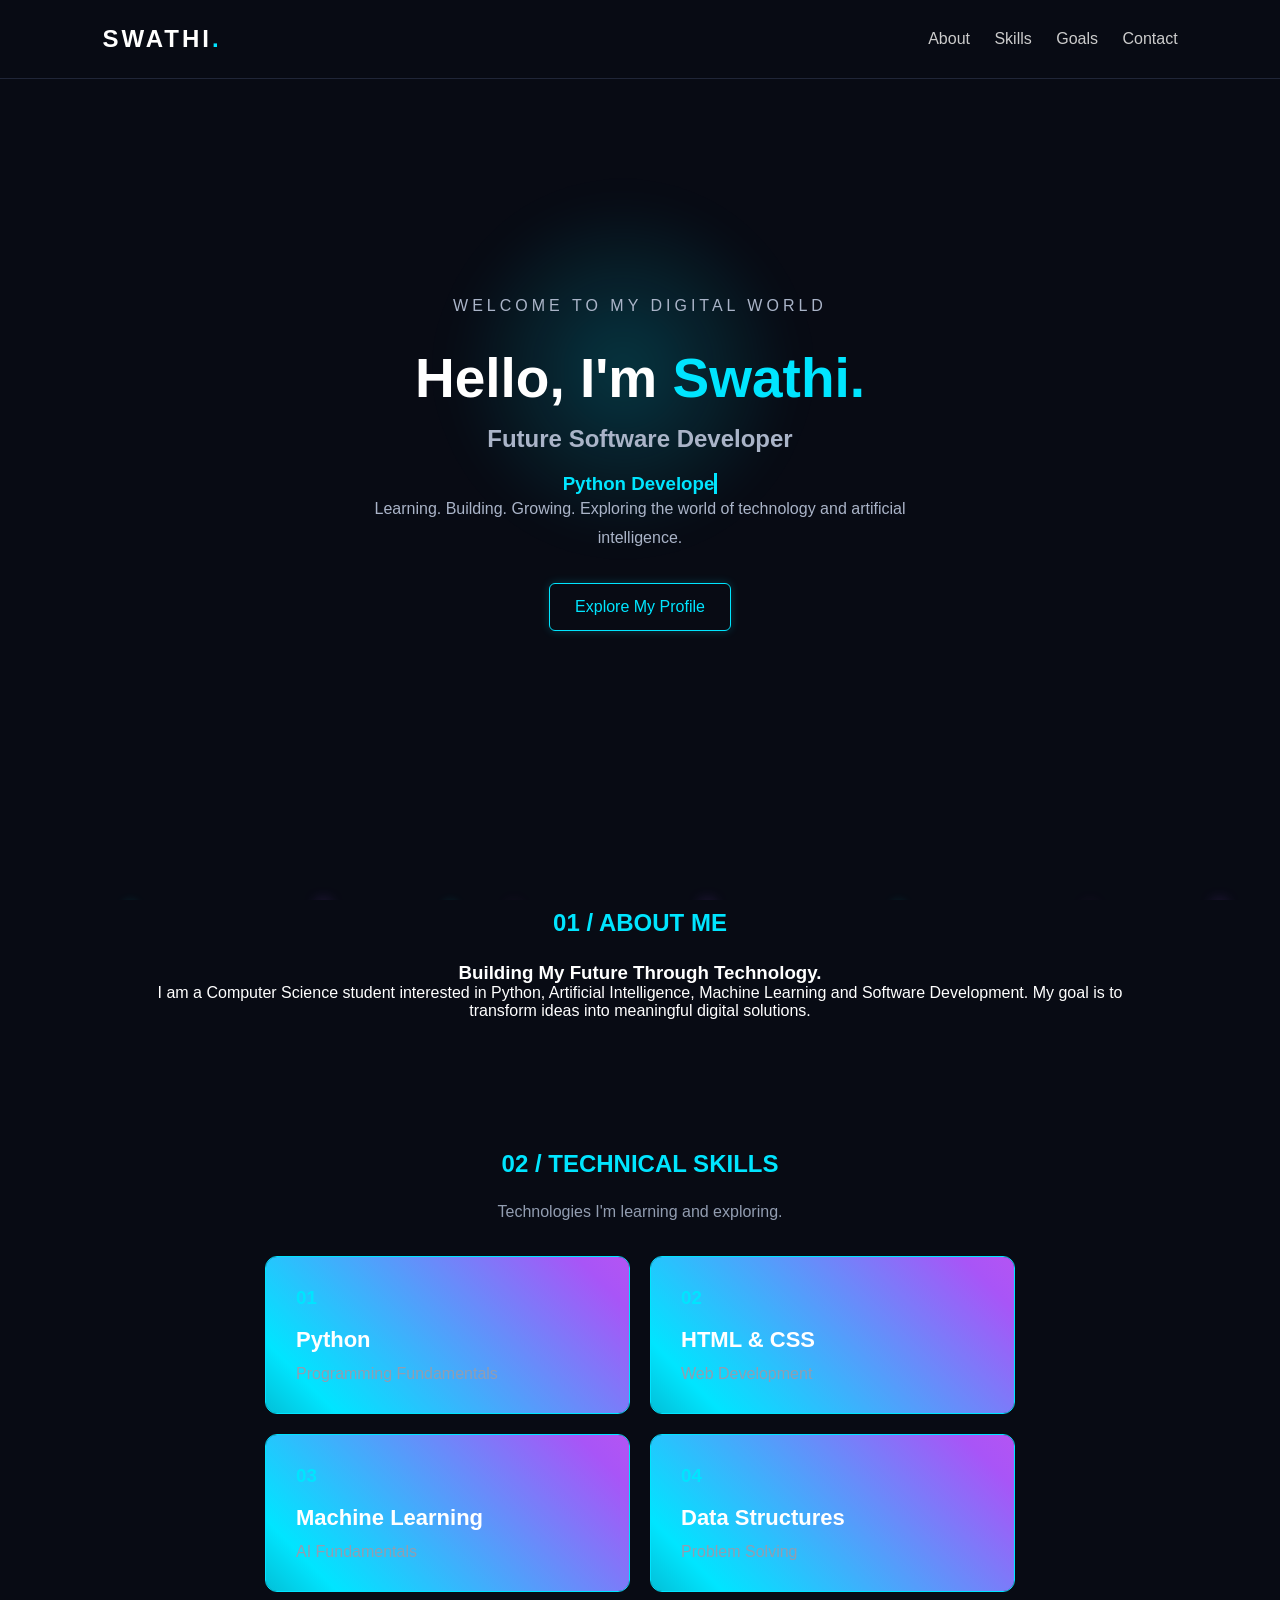
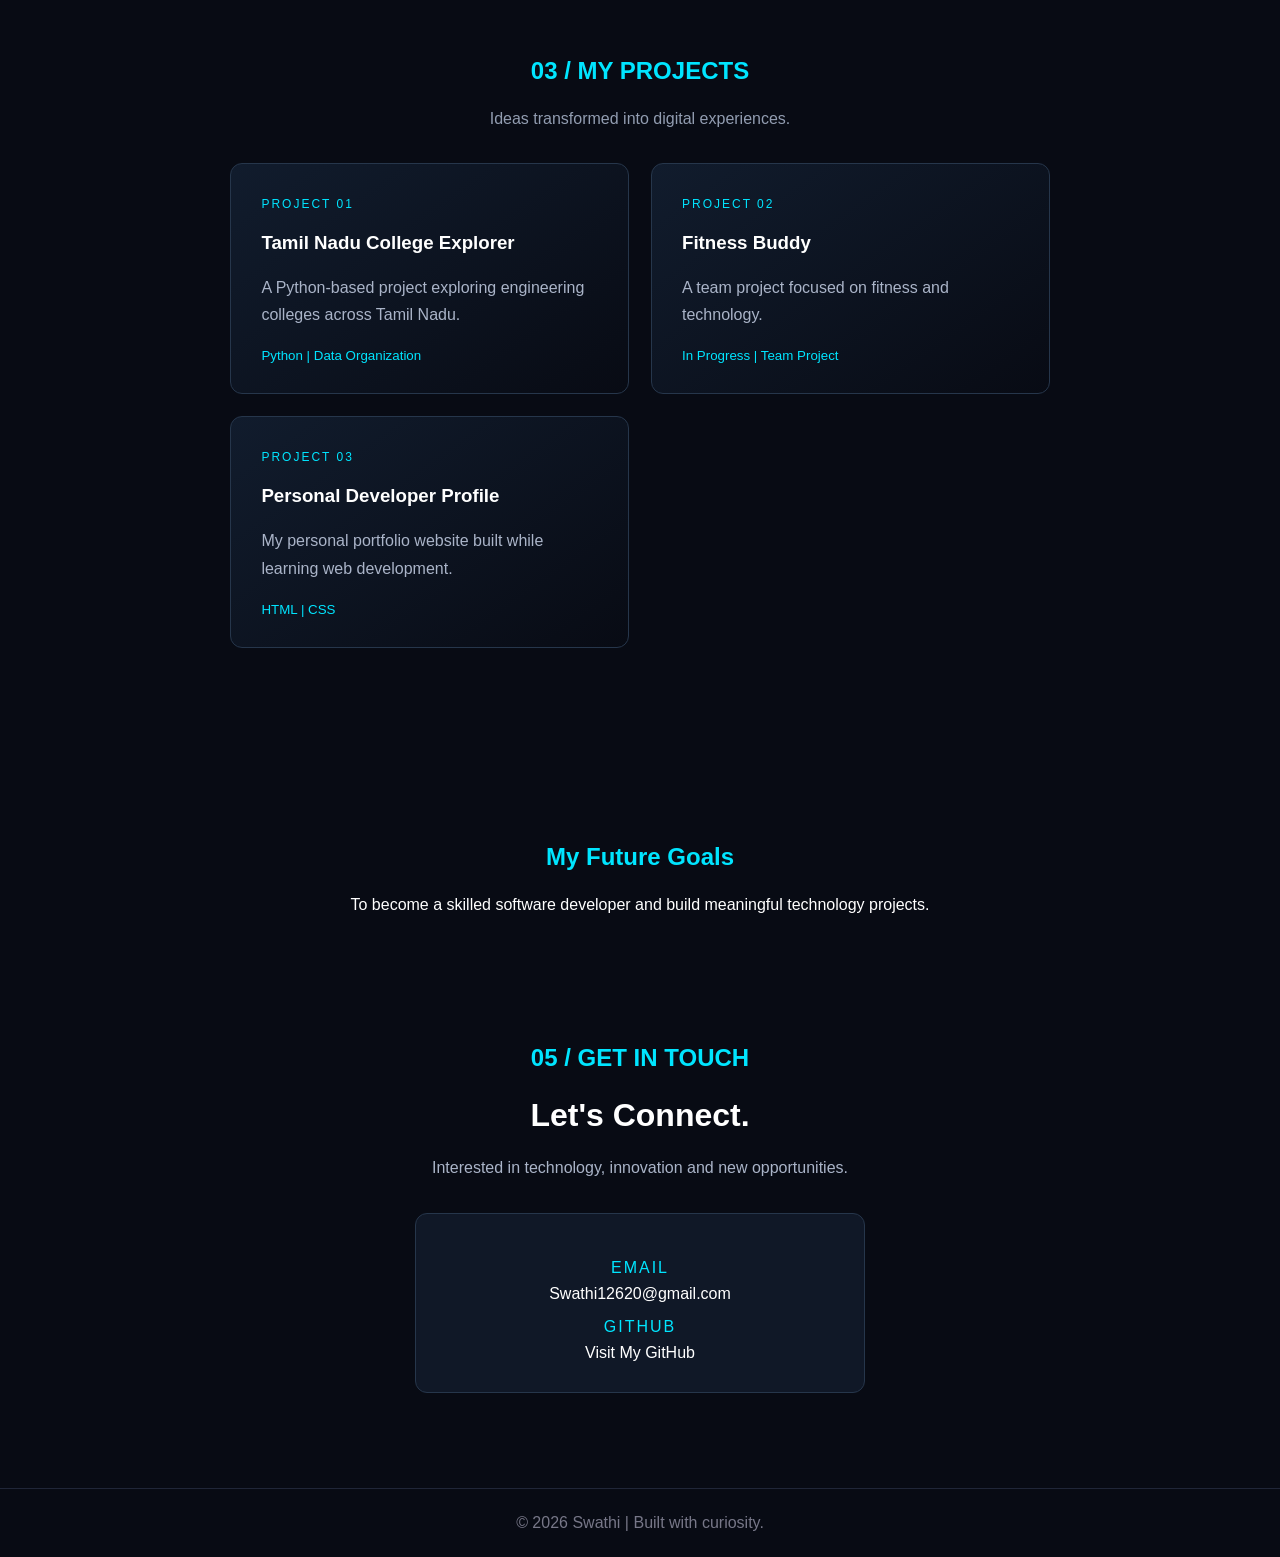
<file: index.html>
<!DOCTYPE html>
<html lang="en">
<head>
    <meta charset="UTF-8">
    <meta name="viewport" content="width=device-width, initial-scale=1.0">

    <title>Swathi | Developer Profile</title>

    <link rel="stylesheet" href="style.css">
</head>

<body>

    <header>
        <h2>SWATHI<span>.</span></h2>

        <nav>
            <a href="#about">About</a>
            <a href="#skills">Skills</a>
            <a href="#goals">Goals</a>
            <a href="#contact">Contact</a>
        </nav>
    </header>

    <section class="hero">

        <p class="tag">WELCOME TO MY DIGITAL WORLD</p>

        <h1>
            Hello, I'm <span>Swathi.</span>
        </h1>

        <h2>Future Software Developer</h2>
        <h3>
    <span class="typing"></span>
</h3>

        <p>
            Learning. Building. Growing.
            Exploring the world of technology
            and artificial intelligence.
        </p>

        <a href="#about" class="btn">Explore My Profile</a>

    </section>

   <section id="about">

    <h2>01 / ABOUT ME</h2>

    <h3>Building My Future Through Technology.</h3>

    <p>
        I am a Computer Science student
        interested in Python, Artificial Intelligence,
        Machine Learning and Software Development.

        My goal is to transform ideas into
        meaningful digital solutions.
    </p>

</section>

    <section id="skills">

    <h2>02 / TECHNICAL SKILLS</h2>

    <p class="section-desc">
        Technologies I'm learning and exploring.
    </p>

    <div class="skills-container">

        <div class="skill-card">
            <h3>01</h3>
            <h4>Python</h4>
            <p>Programming Fundamentals</p>
        </div>

        <div class="skill-card">
            <h3>02</h3>
            <h4>HTML & CSS</h4>
            <p>Web Development</p>
        </div>

        <div class="skill-card">
            <h3>03</h3>
            <h4>Machine Learning</h4>
            <p>AI Fundamentals</p>
        </div>

        <div class="skill-card">
            <h3>04</h3>
            <h4>Data Structures</h4>
            <p>Problem Solving</p>
        </div>

    </div>
    <section id="projects">

    <h2>03 / MY PROJECTS</h2>

    <p class="section-desc">
        Ideas transformed into digital experiences.
    </p>

    <div class="projects-container">

        <div class="project-card">
            <span>PROJECT 01</span>
            <h3>Tamil Nadu College Explorer</h3>
            <p>
                A Python-based project exploring
                engineering colleges across Tamil Nadu.
            </p>
            <small>Python | Data Organization</small>
        </div>

        <div class="project-card">
            <span>PROJECT 02</span>
            <h3>Fitness Buddy</h3>
            <p>
                A team project focused on fitness
                and technology.
            </p>
            <small>In Progress | Team Project</small>
        </div>

        <div class="project-card">
            <span>PROJECT 03</span>
            <h3>Personal Developer Profile</h3>
            <p>
                My personal portfolio website
                built while learning web development.
            </p>
            <small>HTML | CSS</small>
        </div>

    </div>

</section>

</section>

    <section id="goals">

        <h2>My Future Goals</h2>

        <p>
            To become a skilled software developer
            and build meaningful technology projects.
        </p>

    </section>
    <section id="contact">

    <h2>05 / GET IN TOUCH</h2>

    <h3>Let's Connect.</h3>

    <p>
        Interested in technology, innovation
        and new opportunities.
    </p>

    <div class="contact-card">

        <p>EMAIL</p>

<a href="mailto:Swathi12620@gmail.com">
    Swathi12620@gmail.com
</a>

        <p>GITHUB</p>
        <a href="https://github.com/" target="_blank">
            Visit My GitHub
        </a>

    </div>

</section>

    <footer>
        <p>© 2026 Swathi | Built with curiosity.</p>
    </footer>
    <div class="particles">
    <span></span>
    <span></span>
    <span></span>
    <span></span>
    <span></span>
    <span></span>
    <span></span>
    <span></span>
</div>
<script>
const particles = document.querySelectorAll(".particles span");

document.addEventListener("mousemove", (event) => {

    const x = (event.clientX - window.innerWidth / 2) / 40;
    const y = (event.clientY - window.innerHeight / 2) / 40;

    particles.forEach((particle, index) => {

        const movement = (index + 1) * 0.5;

        particle.style.translate =
            `${x * movement}px ${y * movement}px`;

    });

});
</script>
<script>
const words = [
    "Python Developer",
    "AI Enthusiast",
    "Technology Explorer"
];

let wordIndex = 0;
let charIndex = 0;
let deleting = false;

const typing = document.querySelector(".typing");

function typeEffect() {

    const currentWord = words[wordIndex];

    if (!deleting) {
        typing.textContent = currentWord.substring(0, charIndex + 1);
        charIndex++;

        if (charIndex === currentWord.length) {
            deleting = true;
            setTimeout(typeEffect, 1500);
            return;
        }

    } else {
        typing.textContent = currentWord.substring(0, charIndex - 1);
        charIndex--;

        if (charIndex === 0) {
            deleting = false;
            wordIndex = (wordIndex + 1) % words.length;
        }
    }

    setTimeout(typeEffect, deleting ? 50 : 100);
}

typeEffect();
</script>
<script>
    const colors = [
    "#00e5ff",
    "#a855f7",
    "#ff4fd8",
    "#00ff99",
    "#ffffff"
];

let colorIndex = 0;

document.addEventListener("mousemove", (event) => {

    const trail = document.createElement("span");

    trail.className = "mouse-trail";

    const color = colors[colorIndex];

    trail.style.background = color;
    trail.style.boxShadow = `0 0 15px ${color}, 0 0 30px ${color}`;

    trail.style.left = event.clientX + "px";
    trail.style.top = event.clientY + "px";

    document.body.appendChild(trail);

    colorIndex = (colorIndex + 1) % colors.length;

    trail.addEventListener("animationend", () => {
        trail.remove();
    });

});
</script>

</body>
</html>
</file>
<file: style.css>
* {
    margin: 0;
    padding: 0;
    box-sizing: border-box;
}

html {
    scroll-behavior: smooth;
}

body {
    background: #080b14;
    color: white;
    font-family: Arial, sans-serif;
}

header {
    display: flex;
    justify-content: space-between;
    align-items: center;
    padding: 25px 8%;
    border-bottom: 1px solid #202638;
}

header h2 {
    letter-spacing: 3px;
}

header span,
.hero h1 span {
    color: #00e5ff;
}

nav a {
    color: #ccc;
    text-decoration: none;
    margin-left: 20px;
}

nav a:hover {
    color: #00e5ff;
}

.hero {
    min-height: 85vh;
    display: flex;
    flex-direction: column;
    justify-content: center;
    align-items: center;
    text-align: center;
    padding: 40px 20px;
}

.tag {
    color: #00e5ff;
    letter-spacing: 4px;
    margin-bottom: 25px;
}

.hero h1 {
    font-size: 55px;
    margin-bottom: 15px;
}

.hero h2 {
    color: #aab4c8;
    margin-bottom: 20px;
}

.hero p {
    color: #aab4c8;
    line-height: 1.8;
    max-width: 550px;
}

.btn {
    margin-top: 30px;
    padding: 14px 25px;
    border: 1px solid #00e5ff;
    border-radius: 6px;
    color: #00e5ff;
    text-decoration: none;
}

.btn:hover {
    background: #00e5ff;
    color: #080b14;
}

section:not(.hero) {
    padding: 65px 10%;
    text-align: center;
}

section h2 {
    color: #00e5ff;
    margin-bottom: 25px;
}

.skill {
    display: inline-block;
    padding: 15px 25px;
    margin: 10px;
    border: 1px solid #26364b;
    border-radius: 8px;
    color: #ddd;
}

footer {
    text-align: center;
    padding: 25px;
    color: #778;
    border-top: 1px solid #202638;
}
.section-desc {
    color: #929db1;
    margin-bottom: 35px;
}

.skills-container {
    display: grid;
    grid-template-columns: repeat(2, 1fr);
    gap: 20px;
    max-width: 750px;
    margin: auto;
}

.skill-card {
    background: #101827;
    border: 1px solid #26364b;
    padding: 30px;
    border-radius: 12px;
    text-align: left;
    transition: 0.3s;
}

.skill-card h3 {
    color: #00e5ff;
    margin-bottom: 18px;
}

.skill-card h4 {
    color: white;
    font-size: 22px;
    margin-bottom: 12px;
}

.skill-card p {
    color: #929db1;
}

.skill-card:hover {
    border-color: #00e5ff;
    transform: translateY(-7px);
    box-shadow: 0 0 20px #00e5ff22;
}

@media (max-width: 600px) {
    .skills-container {
        grid-template-columns: 1fr;
    }
}
.projects-container {
    display: grid;
    grid-template-columns: repeat(2, 1fr);
    gap: 22px;
    max-width: 850px;
    margin: auto;
}

.project-card {
    background: linear-gradient(
        145deg,
        #111c2d,
        #080b14
    );

    border: 1px solid #26364b;
    padding: 30px;
    border-radius: 12px;
    text-align: left;
    transition: 0.3s;
}

.project-card span {
    color: #00e5ff;
    font-size: 12px;
    letter-spacing: 2px;
}

.project-card h3 {
    margin: 20px 0;
    color: white;
}

.project-card p {
    color: #aab4c8;
    line-height: 1.7;
}

.project-card small {
    display: block;
    margin-top: 20px;
    color: #00e5ff;
}

.project-card:hover {
    transform: translateY(-7px);
    border-color: #00e5ff;
    box-shadow: 0 0 20px #00e5ff22;
}

@media (max-width: 600px) {
    .projects-container {
        grid-template-columns: 1fr;
    }
}
/* FUTURISTIC ANIMATIONS */

.hero {
    position: relative;
    overflow: hidden;
}

.hero > * {
    position: relative;
    z-index: 1;
}

/* Moving Glow */

.hero::before {
    content: "";
    position: absolute;
    width: 350px;
    height: 350px;
    border-radius: 50%;

    background: radial-gradient(
        circle,
        #00e5ff33,
        transparent 70%
    );

    filter: blur(20px);
    top: 15%;
    left: 35%;

    animation: floatGlow 7s ease-in-out infinite alternate;
    pointer-events: none;
}

@keyframes floatGlow {
    from {
        transform: translate(-50px, -20px);
    }

    to {
        transform: translate(50px, 30px);
    }
}

/* Smooth Entrance */

.hero .tag,
.hero h1,
.hero h2,
.hero p,
.hero .btn {
    animation: fadeUp 1s ease forwards;
}

@keyframes fadeUp {
    from {
        opacity: 0;
        transform: translateY(25px);
    }

    to {
        opacity: 1;
        transform: translateY(0);
    }
}
#contact h3 {
    font-size: 32px;
    margin-bottom: 20px;
}

#contact > p {
    color: #aab4c8;
    line-height: 1.8;
}

.contact-card {
    max-width: 450px;
    margin: 30px auto;
    padding: 30px;
    background: #101827;
    border: 1px solid #26364b;
    border-radius: 12px;
}

.contact-card p {
    color: #00e5ff;
    margin: 15px 0 8px;
    letter-spacing: 2px;
}

.contact-card a {
    color: white;
    text-decoration: none;
}

.contact-card a:hover {
    color: #00e5ff;
}
/* MOBILE RESPONSIVE DESIGN */

@media (max-width: 600px) {

    header {
        flex-direction: column;
        gap: 20px;
        padding: 20px 10px;
    }

    nav {
        display: flex;
        flex-wrap: wrap;
        justify-content: center;
        gap: 12px;
    }

    nav a {
        margin: 0;
        font-size: 13px;
    }

    .hero {
        min-height: 75vh;
        padding: 30px 15px;
    }

    .hero h1 {
        font-size: 36px;
    }

    .hero h2 {
        font-size: 19px;
    }

    section:not(.hero) {
        padding: 45px 18px;
    }

    .skills-container,
    .projects-container {
        grid-template-columns: 1fr;
    }

    .skill-card,
    .project-card {
        padding: 22px;
    }

    #contact h3 {
        font-size: 26px;
    }

    .contact-card {
        padding: 20px;
    }

}
/* FUTURISTIC BUTTON EFFECT */

.btn {
    position: relative;
    overflow: hidden;
    transition: 0.4s ease;
    box-shadow: 0 0 10px #00e5ff33;
}

.btn:hover {
    transform: scale(1.05);
    box-shadow:
        0 0 10px #00e5ff,
        0 0 25px #00e5ff66;
}

/* SKILL CARD ANIMATION */

.skill-card {
    transition: all 0.4s ease;
}

.skill-card:hover {
    transform: translateY(-10px) scale(1.02);
    box-shadow: 0 0 25px #00e5ff33;
}

/* PROJECT CARD GLOW */

.project-card {
    transition: all 0.4s ease;
}

.project-card:hover {
    transform: translateY(-10px);
    box-shadow: 0 0 25px #00e5ff44;
    border-color: #00e5ff;
}

/* SMOOTH PAGE SCROLL */

html {
    scroll-behavior: smooth;
}
.hero h1 span {
    animation: neonPulse 2s ease-in-out infinite alternate;
}

@keyframes neonPulse {
    from {
        text-shadow: 0 0 5px #00e5ff;
    }

    to {
        text-shadow:
            0 0 15px #00e5ff,
            0 0 35px #008cff;
    }
}
/* Moving Particles Background */

.particles {
    position: fixed;
    inset: 0;
    overflow: hidden;
    pointer-events: none;
    z-index: 0;
}

.particles span {
    position: absolute;
    bottom: -10px;
    width: 5px;
    height: 5px;
    background: #00f7ff;
    border-radius: 50%;
    box-shadow: 0 0 12px #00f7ff;
    animation: floatUp 10s linear infinite;
}

.particles span:nth-child(1) { left: 10%; animation-delay: 0s; }
.particles span:nth-child(2) { left: 25%; animation-delay: 2s; }
.particles span:nth-child(3) { left: 40%; animation-delay: 4s; }
.particles span:nth-child(4) { left: 55%; animation-delay: 1s; }
.particles span:nth-child(5) { left: 70%; animation-delay: 3s; }
.particles span:nth-child(6) { left: 85%; animation-delay: 5s; }
.particles span:nth-child(7) { left: 35%; animation-delay: 6s; }
.particles span:nth-child(8) { left: 95%; animation-delay: 2s; }

@keyframes floatUp {
    0% {
        transform: translateY(0);
        opacity: 0;
    }

    20% {
        opacity: 1;
    }

    100% {
        transform: translateY(-100vh);
        opacity: 0;
    }
}
.particles span:nth-child(2n) {
    background: #a855f7;
    box-shadow: 0 0 15px #a855f7;
    width: 7px;
    height: 7px;
}

.particles span:nth-child(3n) {
    background: #ff4fd8;
    box-shadow: 0 0 15px #ff4fd8;
    width: 4px;
    height: 4px;
}

.particles span:nth-child(4n) {
    animation-duration: 15s;
    transition: translate 0.15s ease-out;
}
/* Button Hover Effect */

button {
    transition: all 0.3s ease;
}

button:hover {
    transform: translateY(-5px);
    box-shadow: 0 0 20px #00f7ff;
}
.skill-card {
    transition: all 0.4s ease;
    transform-style: preserve-3d;
}

.skill-card:hover {
    transform:
        perspective(1000px)
        rotateX(5deg)
        rotateY(-5deg)
        translateY(-10px)
        scale(1.03);

    border-color: #00e5ff;

    box-shadow:
        0 0 20px #00e5ff55,
        0 15px 35px #00000080;
}
.skill-card {
    position: relative;
    overflow: hidden;
    border: 1px solid #00e5ff;
}

.skill-card::before {
    content: "";
    position: absolute;
    inset: -2px;
    background: linear-gradient(
        45deg,
        transparent,
        #00e5ff,
        #a855f7,
        #ff4fd8,
        transparent
    );
    background-size: 300% 300%;
    animation: neonBorder 5s linear infinite;
    z-index: -1;
}

@keyframes neonBorder {
    0% {
        background-position: 0% 50%;
    }

    100% {
        background-position: 300% 50%;
    }
}
.typing {
    color: #00e5ff;
    border-right: 3px solid #00e5ff;
    animation: blink 0.7s infinite;
}

@keyframes blink {
    50% {
        border-color: transparent;
    }
}
/* Neon Mouse Trail */

.mouse-trail {
    position: fixed;
    width: 10px;
    height: 10px;
    background: #00e5ff;
    border-radius: 50%;
    pointer-events: none;
    z-index: 9999;
    box-shadow: 0 0 15px #00e5ff,
                0 0 30px #00e5ff;
    transform: translate(-50%, -50%);
    animation: trailFade 0.7s ease-out forwards;
}

@keyframes trailFade {
    0% {
        opacity: 1;
        scale: 1;
    }

    100% {
        opacity: 0;
        scale: 0;
    }
}
</file>
